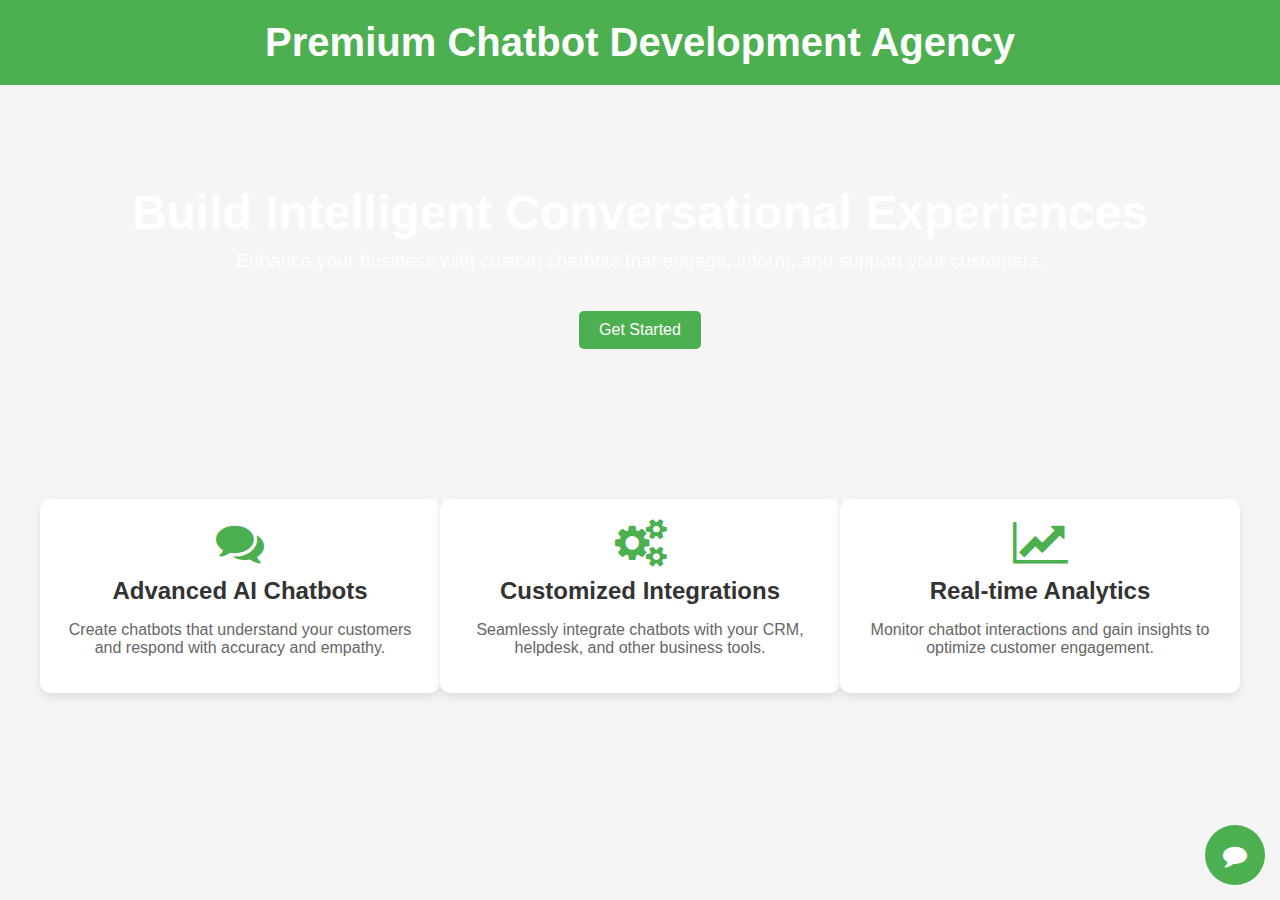
<file: templates/index.html>
<!DOCTYPE html>
<html lang="en">
<head>
    <meta charset="UTF-8">
    <meta name="viewport" content="width=device-width, initial-scale=1.0">
    <title>Chatbot Development Agency</title>
    <link rel="stylesheet" href="https://cdnjs.cloudflare.com/ajax/libs/font-awesome/4.7.0/css/font-awesome.css">
    <style>
        /* Global styles */
        body {
            font-family: Arial, sans-serif;
            margin: 0;
            padding: 0;
            background-color: #f5f5f5;
            color: #333;
        }
        a {
            color: #4CAF50;
            text-decoration: none;
        }
        .container {
            width: 100%;
            max-width: 1200px;
            margin: 0 auto;
            padding: 0 20px;
        }

        /* Header */
        header {
            background-color: #4CAF50;
            color: white;
            padding: 20px 0;
            text-align: center;
        }
        header h1 {
            margin: 0;
            font-size: 2.5em;
            font-weight: bold;
        }

        /* Hero section */
        .hero {
            background: url('https://via.placeholder.com/1200x500') no-repeat center center;
            background-size: cover;
            color: white;
            padding: 100px 0;
            text-align: center;
        }
        .hero h2 {
            font-size: 3em;
            margin: 0;
            font-weight: bold;
        }
        .hero p {
            font-size: 1.2em;
            margin-top: 10px;
        }
        .hero button {
            margin-top: 20px;
            padding: 10px 20px;
            font-size: 1em;
            background-color: #4CAF50;
            border: none;
            border-radius: 5px;
            color: white;
            cursor: pointer;
        }

        /* Features section */
        .features {
            display: flex;
            justify-content: space-around;
            padding: 50px 0;
        }
        .feature-card {
            background-color: white;
            width: 30%;
            padding: 20px;
            border-radius: 10px;
            box-shadow: 0 4px 8px rgba(0,0,0,0.1);
            text-align: center;
        }
        .feature-card i {
            font-size: 3em;
            color: #4CAF50;
        }
        .feature-card h3 {
            font-size: 1.5em;
            margin: 10px 0;
        }
        .feature-card p {
            font-size: 1em;
            color: #666;
        }

        /* Chatbot UI */
        .botIcon {
            bottom: 15px;
            right: 15px;
            position: fixed;
            z-index: 9999;
        }
        .iconInner {
            background-color: #4CAF50;
            border-radius: 50%;
            color: white;
            cursor: pointer;
            display: flex;
            align-items: center;
            justify-content: center;
            width: 60px;
            height: 60px;
            font-size: 24px;
        }
        .chatWindow {
            display: none;
            width: 350px;
            height: 500px;
            background-color: white;
            border-radius: 10px;
            position: fixed;
            bottom: 80px;
            right: 15px;
            z-index: 99999;
            box-shadow: 0 4px 8px rgba(0, 0, 0, 0.2);
        }
        .chatHeader {
            background-color: #4CAF50;
            color: white;
            padding: 15px;
            text-align: center;
            font-size: 1.2em;
            border-top-left-radius: 10px;
            border-top-right-radius: 10px;
        }
        .chatMessages {
            padding: 10px;
            height: 350px;
            overflow-y: auto;
            border-bottom: 1px solid #ccc;
        }
        .chatInput {
            display: flex;
            padding: 10px;
        }
        .chatInput input {
            width: 80%;
            padding: 10px;
            border: 1px solid #ccc;
            border-radius: 5px;
        }
        .chatInput button {
            width: 20%;
            background-color: #4CAF50;
            color: white;
            border: none;
            border-radius: 5px;
            cursor: pointer;
        }
        .message {
            margin-bottom: 10px;
            border-radius: 5px;
            padding: 8px 10px;
        }
        .message.user {
            background-color: #e0f7fa;
            color: #00796b;
            text-align: right;
        }
        .message.bot {
            background-color: #c8e6c9;
            color: #388e3c;
            text-align: left;
        }
    </style>
</head>
<body>
    <!-- Header -->
    <header>
        <h1>Premium Chatbot Development Agency</h1>
    </header>

    <!-- Hero Section -->
    <section class="hero">
        <h2>Build Intelligent Conversational Experiences</h2>
        <p>Enhance your business with custom chatbots that engage, inform, and support your customers.</p>
        <button>Get Started</button>
    </section>

    <!-- Features Section -->
    <section class="features container">
        <div class="feature-card">
            <i class="fa fa-comments"></i>
            <h3>Advanced AI Chatbots</h3>
            <p>Create chatbots that understand your customers and respond with accuracy and empathy.</p>
        </div>
        <div class="feature-card">
            <i class="fa fa-cogs"></i>
            <h3>Customized Integrations</h3>
            <p>Seamlessly integrate chatbots with your CRM, helpdesk, and other business tools.</p>
        </div>
        <div class="feature-card">
            <i class="fa fa-line-chart"></i>
            <h3>Real-time Analytics</h3>
            <p>Monitor chatbot interactions and gain insights to optimize customer engagement.</p>
        </div>
    </section>

    <!-- Chat Icon -->
    <div class="botIcon" id="chatIcon">
        <div class="iconInner">
            <i class="fa fa-comment"></i>
        </div>
    </div>

    <!-- Chat Window -->
    <div class="chatWindow" id="chatWindow">
        <div class="chatHeader">Chatbot Assistant</div>
        <div class="chatMessages" id="chatMessages"></div>
        <div class="chatInput">
            <input type="text" id="userMessage" placeholder="Type a message...">
            <button id="sendMessage">Send</button>
        </div>
    </div>

    <script>
        document.getElementById('chatIcon').addEventListener('click', function() {
            document.getElementById('chatWindow').style.display = 'block';
        });

        document.getElementById('sendMessage').addEventListener('click', function() {
            const userMessage = document.getElementById('userMessage').value;
            if (userMessage.trim() !== "") {
                displayMessage('user', userMessage);
                document.getElementById('userMessage').value = '';
                setTimeout(() => {
                    displayMessage('bot', 'Thank you for your message! Our chatbot will assist you shortly.');
                }, 1000);
            }
        });

        function displayMessage(sender, message) {
            const messageElement = document.createElement('div');
            messageElement.classList.add('message', sender);
            messageElement.textContent = message;
            document.getElementById('chatMessages').appendChild(messageElement);
            document.getElementById('chatMessages').scrollTop = document.getElementById('chatMessages').scrollHeight;
        }
    </script>
</body>
</html>
</file>
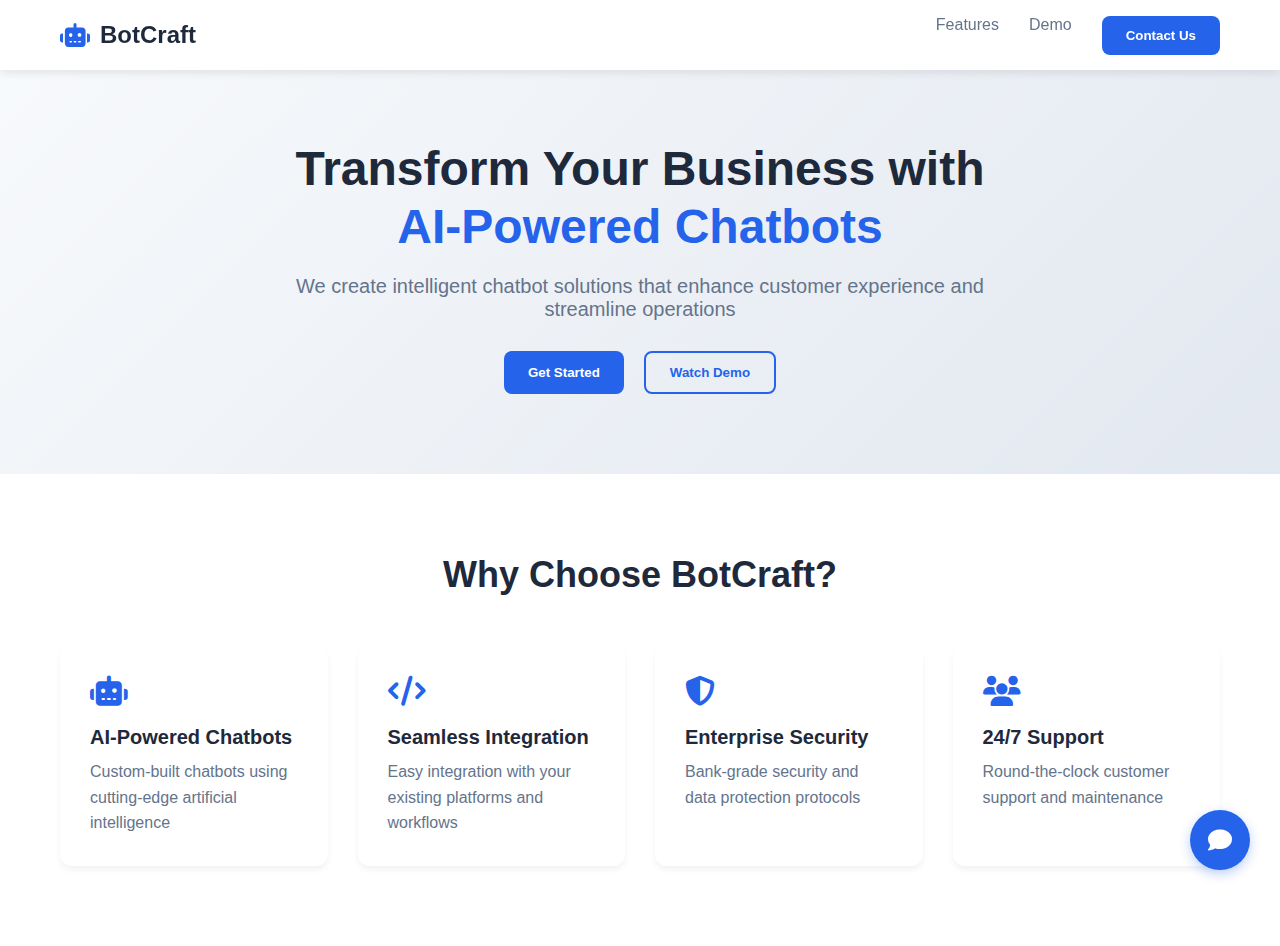
<file: templates/bot.html>
<!DOCTYPE html>
<html lang="en">
<head>
    <meta charset="UTF-8">
    <meta name="viewport" content="width=device-width, initial-scale=1.0">
    <title>BotCraft Agency - AI-Powered Chatbot Solutions</title>
    <link rel="stylesheet" href="https://cdnjs.cloudflare.com/ajax/libs/font-awesome/6.4.0/css/all.min.css">
    <style>
        /* Reset and Base Styles */
        * {
            margin: 0;
            padding: 0;
            box-sizing: border-box;
            font-family: 'Segoe UI', Tahoma, Geneva, Verdana, sans-serif;
        }

        /* Utility Classes */
        .container {
            max-width: 1200px;
            margin: 0 auto;
            padding: 0 20px;
        }

        .btn {
            padding: 12px 24px;
            border-radius: 8px;
            font-weight: 600;
            cursor: pointer;
            transition: all 0.3s ease;
            border: none;
        }

        .btn-primary {
            background: #2563eb;
            color: white;
        }

        .btn-primary:hover {
            background: #1d4ed8;
        }

        .btn-outline {
            border: 2px solid #2563eb;
            color: #2563eb;
            background: transparent;
        }

        .btn-outline:hover {
            background: #2563eb;
            color: white;
        }

        /* Header Styles */
        header {
            background: white;
            box-shadow: 0 2px 10px rgba(0, 0, 0, 0.1);
            position: fixed;
            width: 100%;
            top: 0;
            z-index: 100;
        }

        .header-content {
            display: flex;
            justify-content: space-between;
            align-items: center;
            height: 70px;
        }

        .logo {
            display: flex;
            align-items: center;
            font-size: 24px;
            font-weight: bold;
            color: #1e293b;
        }

        .logo i {
            color: #2563eb;
            margin-right: 10px;
        }

        nav ul {
            display: flex;
            gap: 30px;
            list-style: none;
        }

        nav a {
            text-decoration: none;
            color: #64748b;
            font-weight: 500;
            transition: color 0.3s ease;
        }

        nav a:hover {
            color: #1e293b;
        }

        /* Hero Section */
        .hero {
            padding: 140px 0 80px;
            background: linear-gradient(135deg, #f8fafc 0%, #e2e8f0 100%);
            text-align: center;
        }

        .hero h1 {
            font-size: 48px;
            color: #1e293b;
            margin-bottom: 20px;
            line-height: 1.2;
        }

        .hero h1 span {
            color: #2563eb;
        }

        .hero p {
            font-size: 20px;
            color: #64748b;
            margin-bottom: 30px;
            max-width: 700px;
            margin-left: auto;
            margin-right: auto;
        }

        .hero-buttons {
            display: flex;
            gap: 20px;
            justify-content: center;
        }

        /* Features Section */
        .features {
            padding: 80px 0;
            background: white;
        }

        .section-title {
            text-align: center;
            font-size: 36px;
            color: #1e293b;
            margin-bottom: 50px;
        }

        .features-grid {
            display: grid;
            grid-template-columns: repeat(auto-fit, minmax(250px, 1fr));
            gap: 30px;
        }

        .feature-card {
            background: white;
            padding: 30px;
            border-radius: 12px;
            box-shadow: 0 4px 6px rgba(0, 0, 0, 0.05);
            transition: transform 0.3s ease;
        }

        .feature-card:hover {
            transform: translateY(-5px);
        }

        .feature-card i {
            font-size: 30px;
            color: #2563eb;
            margin-bottom: 20px;
        }

        .feature-card h3 {
            font-size: 20px;
            color: #1e293b;
            margin-bottom: 10px;
        }

        .feature-card p {
            color: #64748b;
            line-height: 1.6;
        }

        /* Chatbot Styles */
        .chatbot-widget {
            position: fixed;
            bottom: 30px;
            right: 30px;
            z-index: 1000;
        }

        .chat-icon {
            width: 60px;
            height: 60px;
            background: #2563eb;
            border-radius: 50%;
            display: flex;
            align-items: center;
            justify-content: center;
            cursor: pointer;
            box-shadow: 0 4px 12px rgba(37, 99, 235, 0.3);
            transition: all 0.6s cubic-bezier(0.68, -0.55, 0.27, 1.55);
        }

        .chat-icon:hover {
            transform: rotate(20deg) scale(1.1);
        }

        .chat-icon i {
            color: white;
            font-size: 24px;
        }

        .chat-window {
            display: none;
            position: fixed;
            bottom: 100px;
            right: 30px;
            width: 350px;
            background: white;
            border-radius: 20px;
            box-shadow: 0 20px 40px rgba(0, 0, 0, 0.25);
            overflow: hidden;
            transform: scale(0.8);
            opacity: 0;
            transition: all 0.8s cubic-bezier(0.68, -0.55, 0.27, 1.55);
        }

        .chat-window.open {
            display: block;
            transform: scale(1);
            opacity: 1;
        }

        .chat-header {
            background: #2563eb;
            color: white;
            padding: 15px 20px;
            display: flex;
            justify-content: space-between;
            align-items: center;
            border-top-left-radius: 20px;
            border-top-right-radius: 20px;
        }

        .chat-header h3 {
            display: flex;
            align-items: center;
            gap: 10px;
            font-size: 16px;
        }

        .close-chat {
            background: none;
            border: none;
            color: white;
            font-size: 20px;
            cursor: pointer;
            transition: transform 0.3s ease;
        }

        .close-chat:hover {
            transform: rotate(90deg);
        }

        .chat-messages {
            height: 300px;
            padding: 20px;
            overflow-y: auto;
        }

        .message {
            margin-bottom: 15px;
            display: flex;
            flex-direction: column;
        }

        .message.bot {
            align-items: flex-start;
        }

        .message.user {
            align-items: flex-end;
        }

        .message-content {
            max-width: 80%;
            padding: 12px 16px;
            border-radius: 20px;
            font-size: 14px;
            line-height: 1.4;
        }

        .bot .message-content {
            background: #f1f5f9;
            color: #1e293b;
        }

        .user .message-content {
            background: #2563eb;
            color: white;
        }

        .chat-input {
            padding: 15px;
            border-top: 1px solid #e2e8f0;
            display: flex;
            gap: 10px;
        }

        .chat-input input {
            flex: 1;
            padding: 10px;
            border: 1px solid #e2e8f0;
            border-radius: 10px;
            outline: none;
            transition: all 0.3s ease;
        }

        .chat-input input:focus {
            border-color: #2563eb;
            box-shadow: 0 0 10px rgba(37, 99, 235, 0.5);
        }

        .chat-input button {
            padding: 10px 15px;
            background: #2563eb;
            color: white;
            border: none;
            border-radius: 10px;
            cursor: pointer;
            display: flex;
            align-items: center;
            gap: 5px;
            transition: all 0.4s cubic-bezier(0.68, -0.55, 0.27, 1.55);
        }

        .chat-input button:hover {
            background: #1d4ed8;
            transform: scale(1.1) rotate(-5deg);
        }

        /* Responsive Design */
        @media (max-width: 768px) {
            .hero h1 {
                font-size: 36px;
            }

            .hero p {
                font-size: 18px;
            }

            nav {
                display: none;
            }

            .chat-window {
                width: calc(100% - 40px);
                bottom: 80px;
                right: 20px;
            }
        }
    </style>
</head>
<body>
    <!-- Header -->
    <header>
        <div class="container header-content">
            <div class="logo">
                <i class="fas fa-robot"></i>
                BotCraft
            </div>
            <nav>
                <ul>
                    <li><a href="#features">Features</a></li>
                    <li><a href="#demo">Demo</a></li>
                    <li><button class="btn btn-primary">Contact Us</button></li>
                </ul>
            </nav>
        </div>
    </header>

    <!-- Hero Section -->
    <section class="hero">
        <div class="container">
            <h1>Transform Your Business with<br><span>AI-Powered Chatbots</span></h1>
            <p>We create intelligent chatbot solutions that enhance customer experience and streamline operations</p>
            <div class="hero-buttons">
                <button class="btn btn-primary">Get Started</button>
                <button class="btn btn-outline">Watch Demo</button>
            </div>
        </div>
    </section>

    <!-- Features Section -->
    <section class="features" id="features">
        <div class="container">
            <h2 class="section-title">Why Choose BotCraft?</h2>
            <div class="features-grid">
                <div class="feature-card">
                    <i class="fas fa-robot"></i>
                    <h3>AI-Powered Chatbots</h3>
                    <p>Custom-built chatbots using cutting-edge artificial intelligence</p>
                </div>
                <div class="feature-card">
                    <i class="fas fa-code"></i>
                    <h3>Seamless Integration</h3>
                    <p>Easy integration with your existing platforms and workflows</p>
                </div>
                <div class="feature-card">
                    <i class="fas fa-shield-alt"></i>
                    <h3>Enterprise Security</h3>
                    <p>Bank-grade security and data protection protocols</p>
                </div>
                <div class="feature-card">
                    <i class="fas fa-users"></i>
                    <h3>24/7 Support</h3>
                    <p>Round-the-clock customer support and maintenance</p>
                </div>
            </div>
        </div>
    </section>

    <!-- Chatbot Widget -->
    <div class="chatbot-widget">
        <div class="chat-icon" id="chatIcon">
            <i class="fas fa-comment"></i>
        </div>
        <div class="chat-window" id="chatWindow">
            <div class="chat-header">
                <h3><i class="fas fa-robot"></i> BotCraft Assistant</h3>
                <button class="close-chat" id="closeChat">&times;</button>
            </div>
            <div class="chat-messages" id="chatMessages">
                <div class="message bot">
                    <div class="message-content">
                        Hello! 👋 How can I help you today?
                    </div>
                </div>
            </div>
            <div class="chat-input">
                <input type="text" placeholder="Type your message..." id="messageInput">
                <button id="sendMessage">
                    <i class="fas fa-paper-plane"></i>
                </button>
            </div>
        </div>
    </div>

    <script>
        // Chat functionality
        const chatIcon = document.getElementById('chatIcon');
        const chatWindow = document.getElementById('chatWindow');
        const closeChat = document.getElementById('closeChat');
        const messageInput = document.getElementById('messageInput');
        const sendMessage = document.getElementById('sendMessage');
        const chatMessages = document.getElementById('chatMessages');

        // Toggle chat window
        chatIcon.addEventListener('click', () => {
            chatWindow.classList.add('open');
            chatIcon.style.transform = 'scale(0)';
            chatIcon.style.opacity = '0';
            setTimeout(() => {
                chatIcon.style.display = 'none';
            }, 500);
        });

        closeChat.addEventListener('click', () => {
            chatWindow.classList.remove('open');
            setTimeout(() => {
                chatIcon.style.display = 'flex';
                chatIcon.style.transform = 'scale(1)';
                chatIcon.style.opacity = '1';
            }, 800);
        });

        // Send message function
        function addMessage(content, isUser = false) {
            const messageDiv = document.createElement('div');
            messageDiv.className = `message ${isUser ? 'user' : 'bot'}`;
            messageDiv.innerHTML = `
                <div class="message-content">
                    ${content}
                </div>
            `;
            chatMessages.appendChild(messageDiv);
            chatMessages.scrollTop = chatMessages.scrollHeight;
        }

        // Handle send message
        function handleSendMessage() {
            const message = messageInput.value.trim();
            if (message) {
                addMessage(message, true);
                messageInput.value = '';

                // Simulate bot response
                setTimeout(() => {
                    addMessage('Thank you for your message! Our team will get back to you soon.');
                }, 1000);
            }
        }

        sendMessage.addEventListener('click', handleSendMessage);
        messageInput.addEventListener('keypress', (e) => {
            if (e.key === 'Enter') {
                handleSendMessage();
            }
        });
    </script>
</body>
</html>
</file>
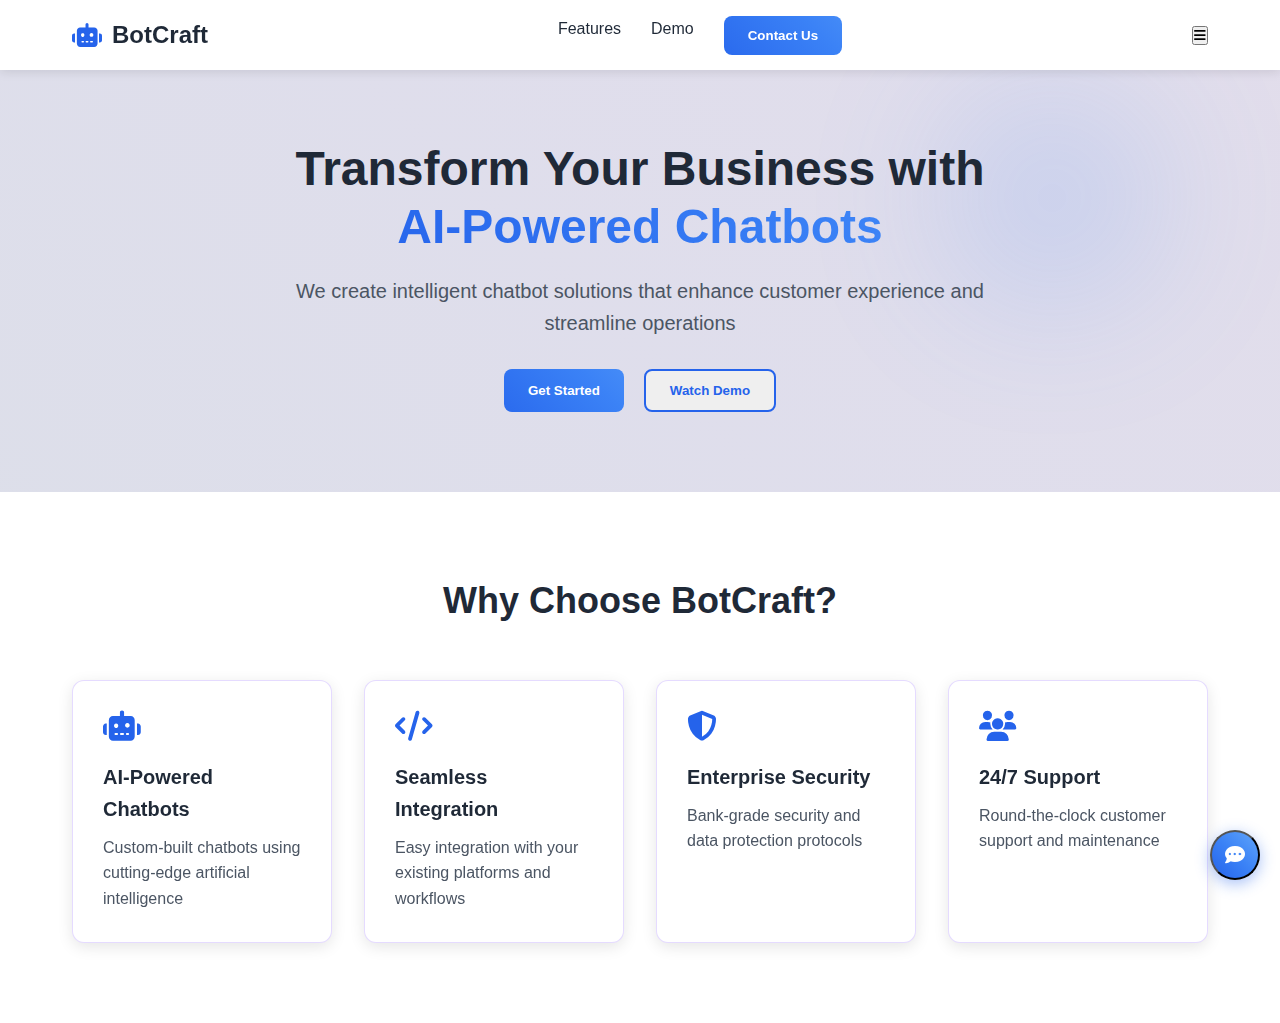
<file: templates/chat.html>
<!DOCTYPE html>
<html lang="en">
<head>
    <meta charset="UTF-8">
    <meta name="viewport" content="width=device-width, initial-scale=1.0">
    <title>BotCraft Agency - AI-Powered Chatbot Solutions</title>
    <link rel="stylesheet" href="https://cdnjs.cloudflare.com/ajax/libs/font-awesome/6.4.0/css/all.min.css">
    <style>
        /* Reset and Base Styles */
        * {
            margin: 0;
            padding: 0;
            box-sizing: border-box;
            font-family: 'Segoe UI', Tahoma, Geneva, Verdana, sans-serif;
        }

        /* Utility Classes */
        .container {
            max-width: 1200px;
            margin: 0 auto;
            padding: 0 20px;
        }

        .btn {
            padding: 12px 24px;
            border-radius: 8px;
            font-weight: 600;
            cursor: pointer;
            transition: all 0.3s ease;
            border: none;
        }

        .btn-primary {
            background: var(--chat-gradient);
            background-size: 200% 200%;
            animation: gradientShift 8s ease infinite;
            color: white;
            border: none;
        }

        .btn-primary:hover {
            transform: translateY(-2px);
            box-shadow: 0 4px 15px rgba(124, 77, 255, 0.4);
        }

        .btn-outline {
            border: 2px solid var(--chat-accent);
            color: var(--chat-accent);
        }

        .btn-outline:hover {
            background: var(--chat-accent);
            color: white;
            transform: translateY(-2px);
        }

        /* Header Styles */
        header {
            background: var(--chat-light-bg);
            box-shadow: 0 2px 10px rgba(0, 0, 0, 0.1);
            position: fixed;
            width: 100%;
            top: 0;
            z-index: 100;
        }

        .header-content {
            display: flex;
            justify-content: space-between;
            align-items: center;
            height: 70px;
        }

        .logo {
            display: flex;
            align-items: center;
            font-size: 24px;
            font-weight: bold;
            color: var(--chat-text);
        }

        .logo i {
            color: var(--chat-accent);
            margin-right: 10px;
        }

        nav ul {
            display: flex;
            gap: 30px;
            list-style: none;
        }

        nav a {
            text-decoration: none;
            color: var(--chat-text);
            font-weight: 500;
            transition: color 0.3s ease;
        }

        nav a:hover {
            color: var(--chat-accent);
        }

        /* Hero Section */
        .hero {
            padding: 140px 0 80px;
            background: var(--chat-light-surface);
            position: relative;
            overflow: hidden;
            text-align: center;
        }

        .hero::before {
            content: '';
            position: absolute;
            top: 0;
            left: 0;
            right: 0;
            bottom: 0;
            background: linear-gradient(45deg, rgba(26, 35, 126, 0.1), rgba(49, 27, 146, 0.1), rgba(74, 20, 140, 0.1));
            animation: gradientShift 8s ease infinite;
        }

        .hero h1 {
            font-size: 48px;
            color: var(--chat-text);
            margin-bottom: 20px;
            line-height: 1.2;
        }

        .hero h1 span {
            color: var(--chat-accent);
            background: var(--chat-gradient);
            background-clip: text;
            -webkit-background-clip: text;
            color: transparent;
            background-size: 200% 200%;
            animation: gradientShift 8s ease infinite;
        }

        .hero p {
            font-size: 20px;
            color: var(--chat-secondary-text);
            margin-bottom: 30px;
            max-width: 700px;
            margin-left: auto;
            margin-right: auto;
        }

        .hero-buttons {
            display: flex;
            gap: 20px;
            justify-content: center;
        }

        /* Features Section */
        .features {
            padding: 80px 0;
            background: var(--chat-light-bg);
            position: relative;
        }

        .section-title {
            text-align: center;
            font-size: 36px;
            color: var(--chat-text);
            margin-bottom: 50px;
        }

        .features-grid {
            display: grid;
            grid-template-columns: repeat(auto-fit, minmax(250px, 1fr));
            gap: 30px;
        }

        .feature-card {
            background: var(--chat-light-bg);
            padding: 30px;
            border-radius: 12px;
            border: 1px solid rgba(124, 77, 255, 0.2);
            box-shadow: 0 4px 15px rgba(0, 0, 0, 0.1);
            transition: transform 0.3s ease;
        }

        .feature-card:hover {
            transform: translateY(-5px);
            border-color: var(--chat-accent);
            box-shadow: 0 8px 20px rgba(124, 77, 255, 0.2);
        }

        .feature-card i {
            font-size: 30px;
            color: var(--chat-accent);
            margin-bottom: 20px;
        }

        .feature-card h3 {
            font-size: 20px;
            color: var(--chat-text);
            margin-bottom: 10px;
        }

        .feature-card p {
            color: var(--chat-secondary-text);
            line-height: 1.6;
        }

        /* Chatbot Styles */
        .chatbot-widget {
            position: fixed;
            bottom: 30px;
            right: 30px;
            z-index: 1000;
        }

        .chat-icon {
            width: 60px;
            height: 60px;
            background: var(--chat-gradient);
            border-radius: 50%;
            display: flex;
            align-items: center;
            justify-content: center;
            cursor: pointer;
            animation: gradientShift 8s ease infinite;
            box-shadow: 0 4px 15px rgba(37, 99, 235, 0.4);
            transition: transform 0.3s ease;
        }

        .chat-icon:hover {
            transform: scale(1.1);
        }

        .chat-icon i {
            font-size: 24px;
            color: white;
        }

        @keyframes gradientShift {
            0% { background-position: 0% 50%; }
            50% { background-position: 100% 50%; }
            100% { background-position: 0% 50%; }
        }

        .chat-window {
            display: none;
            position: fixed;
            bottom: 100px;
            right: 50px;
            width: 450px; /* Increased from 400px */
            background: var(--chat-light-bg);
            border-radius: 20px;
            box-shadow: 0 8px 32px rgba(0, 0, 0, 0.1);
            overflow: hidden;
            transform: scale(0.8);
            opacity: 0;
            transition: all 0.8s cubic-bezier(0.68, -0.55, 0.27, 1.55), opacity 0.5s ease;
            border: 1px solid rgba(37, 99, 235, 0.1);
        }

        .chat-window.open {
            display: block;
            transform: scale(1);
            opacity: 1;
        }

        .chat-header {
            background: var(--chat-gradient);
            background-size: 200% 200%;
            animation: gradientShift 8s ease infinite;
            color: white;
            padding: 20px;
            display: flex;
            justify-content: space-between;
            align-items: center;
            border-top-left-radius: 20px;
            border-top-right-radius: 20px;
        }

        .chat-header h3 {
            display: flex;
            align-items: center;
            gap: 10px;
            font-size: 16px;
        }

        .close-chat {
            background: none;
            border: none;
            color: white;
            font-size: 20px;
            cursor: pointer;
            transition: transform 0.3s ease;
        }

        .close-chat:hover {
            transform: rotate(90deg);
        }

        .chat-messages {
            height: 450px; /* Increased from 400px */
            padding: 20px;
            overflow-y: auto;
            background: var(--chat-light-surface);
        }

        .message {
            margin-bottom: 15px;
            display: flex;
            flex-direction: column;
            animation: messageSlideIn 0.3s ease;
            transition: all 0.3s ease;
        }

        @keyframes messageSlideIn {
            from {
                opacity: 0;
                transform: translateY(20px);
            }
            to {
                opacity: 1;
                transform: translateY(0);
            }
        }

        .chat-action-btn.active {
            animation: pulse 1.5s infinite;
        }

        @keyframes pulse {
            0% {
                box-shadow: 0 0 0 0 rgba(124, 77, 255, 0.4);
            }
            70% {
                box-shadow: 0 0 0 10px rgba(124, 77, 255, 0);
            }
            100% {
                box-shadow: 0 0 0 0 rgba(124, 77, 255, 0);
            }
        }

        .message-content img, 
        .message-content .attachment {
            max-width: 200px;
            border-radius: 8px;
            margin-top: 8px;
            border: 1px solid rgba(124, 77, 255, 0.2);
        }

        .attachment {
            display: flex;
            align-items: center;
            gap: 10px;
            padding: 10px;
            background: rgba(124, 77, 255, 0.1);
        }

        .attachment i {
            font-size: 24px;
            color: var(--chat-accent);
        }

        .message.bot {
            align-items: flex-start;
        }

        .message.user {
            align-items: flex-end;
        }

        .message-content {
            max-width: 80%;
            padding: 12px 16px;
            border-radius: 20px;
            font-size: 15px;
            line-height: 1.4;
            box-shadow: 0 2px 4px rgba(0, 0, 0, 0.05);
        }

        .bot .message-content {
            background: white;
            color: var(--chat-text);
            border-left: 3px solid var(--chat-accent);
        }

        .user .message-content {
            background: var(--chat-gradient);
            background-size: 200% 200%;
            animation: gradientShift 8s ease infinite;
            color: white;
        }

        .chat-input {
            background: var(--chat-light-bg);
            border-top: 1px solid rgba(37, 99, 235, 0.1);
            padding: 20px;
            display: flex;
            gap: 10px;
        }

        .chat-input input {
            flex: 1;
            padding: 15px;
            background: var(--chat-light-surface);
            border: 1px solid rgba(37, 99, 235, 0.2);
            border-radius: 10px;
            outline: none;
            transition: all 0.3s ease;
            color: var(--chat-text);
            font-size: 15px;
        }

        .chat-input input:focus {
            border-color: #2563eb;
            box-shadow: 0 0 10px rgba(37, 99, 235, 0.5);
        }

        .chat-input input::placeholder {
            color: var(--chat-secondary-text);
        }

        .chat-actions {
            display: flex;
            gap: 10px;
        }

        .chat-action-btn {
            padding: 12px;
            background: var(--chat-light-surface);
            border: none;
            border-radius: 10px;
            color: var(--chat-accent);
            cursor: pointer;
            transition: all 0.3s ease;
        }

        .chat-action-btn:hover {
            background: var(--chat-accent);
            color: white;
            transform: translateY(-2px);
        }

        .chat-action-btn i {
            font-size: 18px;
        }

        /* Responsive Design */
        @media (max-width: 768px) {
            .hero h1 {
                font-size: 32px;
            }

            .hero p {
                font-size: 16px;
                padding: 0 20px;
            }

            .hero-buttons {
                flex-direction: column;
                gap: 15px;
                padding: 0 20px;
            }

            .features-grid {
                grid-template-columns: 1fr;
                padding: 0 20px;
            }

            .feature-card {
                text-align: center;
            }

            nav {
                position: fixed;
                top: 70px;
                left: 0;
                width: 100%;
                background: var(--chat-light-bg);
                padding: 20px;
                transform: translateY(-100%);
                opacity: 0;
                transition: var(--transition-smooth);
            }

            nav.active {
                transform: translateY(0);
                opacity: 1;
            }

            nav ul {
                flex-direction: column;
                align-items: center;
            }

            .mobile-menu-btn {
                display: block;
                background: none;
                border: none;
                color: var(--chat-text);
                font-size: 24px;
                cursor: pointer;
            }

            .chat-window {
                width: calc(100% - 20px);
                bottom: 100px;
                right: 10px;
            }
        }

        /* Dark Theme and Enhanced Chat Styles */
        :root {
            --chat-gradient: linear-gradient(45deg, #2563eb, #3b82f6, #60a5fa);
            --chat-accent: #2563eb;
            --chat-light-bg: #ffffff;
            --chat-light-surface: #f3f4f6;
            --chat-text: #1f2937;
            --chat-secondary-text: #4b5563;
            --transition-smooth: all 0.3s cubic-bezier(0.4, 0, 0.2, 1);
        }

        /* Add smooth transitions */
        .btn, .feature-card, nav a, .logo, .chat-action-btn {
            transition: var(--transition-smooth);
        }

        /* Enhanced Hero animations */
        @keyframes float {
            0% { transform: translateY(0px); }
            50% { transform: translateY(-20px); }
            100% { transform: translateY(0px); }
        }

        .hero .container {
            position: relative;
            z-index: 1;
        }

        .hero::after {
            content: '';
            position: absolute;
            width: 200px;
            height: 200px;
            border-radius: 50%;
            background: var(--chat-gradient);
            filter: blur(80px);
            opacity: 0.2;
            top: 20%;
            right: 10%;
            animation: float 6s ease-in-out infinite;
        }

        /* Enhanced Feature Cards */
        .feature-card {
            backdrop-filter: blur(10px);
            -webkit-backdrop-filter: blur(10px);
            transition: var(--transition-smooth);
        }

        .feature-card i {
            transition: var(--transition-smooth);
        }

        .feature-card:hover i {
            transform: scale(1.2);
            background: var(--chat-gradient);
            background-clip: text;
            -webkit-background-clip: text;
            color: transparent;
        }

        /* Enhanced Button Animations */
        .btn {
            position: relative;
            overflow: hidden;
        }

        .btn::before {
            content: '';
            position: absolute;
            top: 50%;
            left: 50%;
            width: 0;
            height: 0;
            background: rgba(255, 255, 255, 0.2);
            border-radius: 50%;
            transform: translate(-50%, -50%);
            transition: width 0.6s ease, height 0.6s ease;
        }

        .btn:hover::before {
            width: 300px;
            height: 300px;
        }

        /* Navigation Hover Effects */
        nav a {
            position: relative;
        }

        nav a::after {
            content: '';
            position: absolute;
            bottom: -5px;
            left: 0;
            width: 0;
            height: 2px;
            background: var(--chat-accent);
            transition: var(--transition-smooth);
        }

        nav a:hover::after {
            width: 100%;
        }

        body {
            background: var(--chat-light-bg);
            color: var(--chat-text);
            line-height: 1.6;
        }

        /* Desktop specific adjustments */
        @media (min-width: 1024px) {
            .chat-window {
                width: 440px; /* Increased from 390px */
                right: 50px;
                bottom: 100px;
            }

            .chatbot-widget {
                bottom: 20px;
                right: 20px;
            }

            .chat-icon {
                width: 50px; /* Reduced from 60px */
                height: 50px; /* Reduced from 60px */
            }

            .chat-icon i {
                font-size: 20px; /* Reduced from 24px */
            }

            .container {
                max-width: 1200px;
                padding: 0 2rem;
            }

            .features-grid {
                grid-template-columns: repeat(4, 1fr);
                gap: 2rem;
            }
        }
    </style>
</head>
<body>
    <!-- Header -->
    <header>
        <div class="container header-content">
            <div class="logo">
                <i class="fas fa-robot"></i>
                BotCraft
            </div>
            <nav>
                <ul>
                    <li><a href="#features">Features</a></li>
                    <li><a href="#demo">Demo</a></li>
                    <li><button class="btn btn-primary">Contact Us</button></li>
                </ul>
            </nav>
        </div>
    </header>

    <!-- Hero Section -->
    <section class="hero">
        <div class="container">
            <h1>Transform Your Business with<br><span>AI-Powered Chatbots</span></h1>
            <p>We create intelligent chatbot solutions that enhance customer experience and streamline operations</p>
            <div class="hero-buttons">
                <button class="btn btn-primary">Get Started</button>
                <button class="btn btn-outline">Watch Demo</button>
            </div>
        </div>
    </section>

    <!-- Features Section -->
    <section class="features" id="features">
        <div class="container">
            <h2 class="section-title">Why Choose BotCraft?</h2>
            <div class="features-grid">
                <div class="feature-card">
                    <i class="fas fa-robot"></i>
                    <h3>AI-Powered Chatbots</h3>
                    <p>Custom-built chatbots using cutting-edge artificial intelligence</p>
                </div>
                <div class="feature-card">
                    <i class="fas fa-code"></i>
                    <h3>Seamless Integration</h3>
                    <p>Easy integration with your existing platforms and workflows</p>
                </div>
                <div class="feature-card">
                    <i class="fas fa-shield-alt"></i>
                    <h3>Enterprise Security</h3>
                    <p>Bank-grade security and data protection protocols</p>
                </div>
                <div class="feature-card">
                    <i class="fas fa-users"></i>
                    <h3>24/7 Support</h3>
                    <p>Round-the-clock customer support and maintenance</p>
                </div>
            </div>
        </div>
    </section>

    <!-- Chatbot Widget -->
    <div class="chatbot-widget">
        <button class="chat-icon" id="chatIcon">
            <i class="fas fa-comment-dots"></i>
        </button>
        <div class="chat-window" id="chatWindow">
            <div class="chat-header">
                <h3><i class="fas fa-robot"></i> BotCraft Assistant</h3>
                <button class="close-chat" id="closeChat">&times;</button>
            </div>
            <div class="chat-messages" id="chatMessages">
                <div class="message bot">
                    <div class="message-content">
                        Hello! 👋 How can I help you today?
                    </div>
                </div>
            </div>
            <div class="chat-input">
                <input type="text" placeholder="Type your message..." id="userMessage">
                <div class="chat-actions">
                    <button class="chat-action-btn" id="voiceInput" title="Voice Input">
                        <i class="fas fa-microphone"></i>
                    </button>
                    <button class="chat-action-btn" id="attachFile" title="Attach File">
                        <i class="fas fa-paperclip"></i>
                    </button>
                    <button class="chat-action-btn" id="sendMessage" title="Send Message">
                        <i class="fas fa-paper-plane"></i>
                    </button>
                </div>
            </div>
        </div>
    </div>

    <script>
        // Handle chat window opening and closing
        document.getElementById('chatIcon').addEventListener('click', function() {
            const chatWindow = document.getElementById('chatWindow');
            chatWindow.style.display = 'block';
            setTimeout(() => {
                chatWindow.classList.add('open');
            }, 10);
        });

        document.getElementById('closeChat').addEventListener('click', function() {
            const chatWindow = document.getElementById('chatWindow');
            chatWindow.classList.remove('open');
            setTimeout(() => {
                chatWindow.style.display = 'none';
            }, 500);
        });

        // Send message to chatbot and receive response
        document.getElementById('sendMessage').addEventListener('click', function() {
            const userMessage = document.getElementById('userMessage').value;

            if (userMessage.trim() !== "") {
                displayMessage('user', userMessage);

                fetch('/chat', {
                    method: 'POST',
                    headers: {
                        'Content-Type': 'application/json'
                    },
                    body: JSON.stringify({ message: userMessage })
                })
                .then(response => response.json())
                .then(data => {
                    displayMessage('bot', data.response);
                })
                .catch(error => {
                    console.error('Error:', error);
                });

                document.getElementById('userMessage').value = '';
            }
        });

        // Display messages in the chat window
        function displayMessage(sender, message, attachment = null) {
            const messageDiv = document.createElement('div');
            messageDiv.classList.add('message', sender);
            
            let messageContent = `<div class="message-content">${message}`;
            
            if (attachment) {
                if (attachment.type.startsWith('image/')) {
                    messageContent += `<img src="${URL.createObjectURL(attachment)}" alt="Attached image">`;
                } else {
                    messageContent += `
                        <div class="attachment">
                            <i class="fas fa-file"></i>
                            <span>${attachment.name}</span>
                        </div>`;
                }
            }
            
            messageContent += '</div>';
            messageDiv.innerHTML = messageContent;
            
            document.getElementById('chatMessages').appendChild(messageDiv);
            messageDiv.scrollIntoView({ behavior: 'smooth' });
        }

        // Voice Input functionality
        document.getElementById('voiceInput').addEventListener('click', function() {
            if ('webkitSpeechRecognition' in window) {
                const recognition = new webkitSpeechRecognition();
                recognition.continuous = false;
                recognition.interimResults = false;

                recognition.onstart = function() {
                    document.getElementById('voiceInput').style.background = 'var(--chat-accent)';
                };

                recognition.onresult = function(event) {
                    const text = event.results[0][0].transcript;
                    document.getElementById('userMessage').value = text;
                };

                recognition.onend = function() {
                    document.getElementById('voiceInput').style.background = 'rgba(124, 77, 255, 0.2)';
                };

                recognition.start();
            }
        });

        // File attachment functionality
        document.getElementById('attachFile').addEventListener('click', function() {
            const input = document.createElement('input');
            input.type = 'file';
            input.accept = 'image/*,.pdf,.doc,.docx';
            input.onchange = function(e) {
                const file = e.target.files[0];
                if (file) {
                    displayMessage('user', `Attached file: ${file.name}`);
                }
            };
            input.click();
        });

        // Smooth scroll behavior
        document.querySelectorAll('a[href^="#"]').forEach(anchor => {
            anchor.addEventListener('click', function (e) {
                e.preventDefault();
                const target = document.querySelector(this.getAttribute('href'));
                if (target) {
                    target.scrollIntoView({
                        behavior: 'smooth',
                        block: 'start'
                    });
                }
            });
        });

        // Mobile menu functionality
        const mobileMenuBtn = document.createElement('button');
        mobileMenuBtn.className = 'mobile-menu-btn';
        mobileMenuBtn.innerHTML = '<i class="fas fa-bars"></i>';
        document.querySelector('.header-content').appendChild(mobileMenuBtn);

        mobileMenuBtn.addEventListener('click', function() {
            const nav = document.querySelector('nav');
            nav.classList.toggle('active');
            this.innerHTML = nav.classList.contains('active') ? 
                '<i class="fas fa-times"></i>' : 
                '<i class="fas fa-bars"></i>';
        });
    </script>
</body>
</html>
</file>
